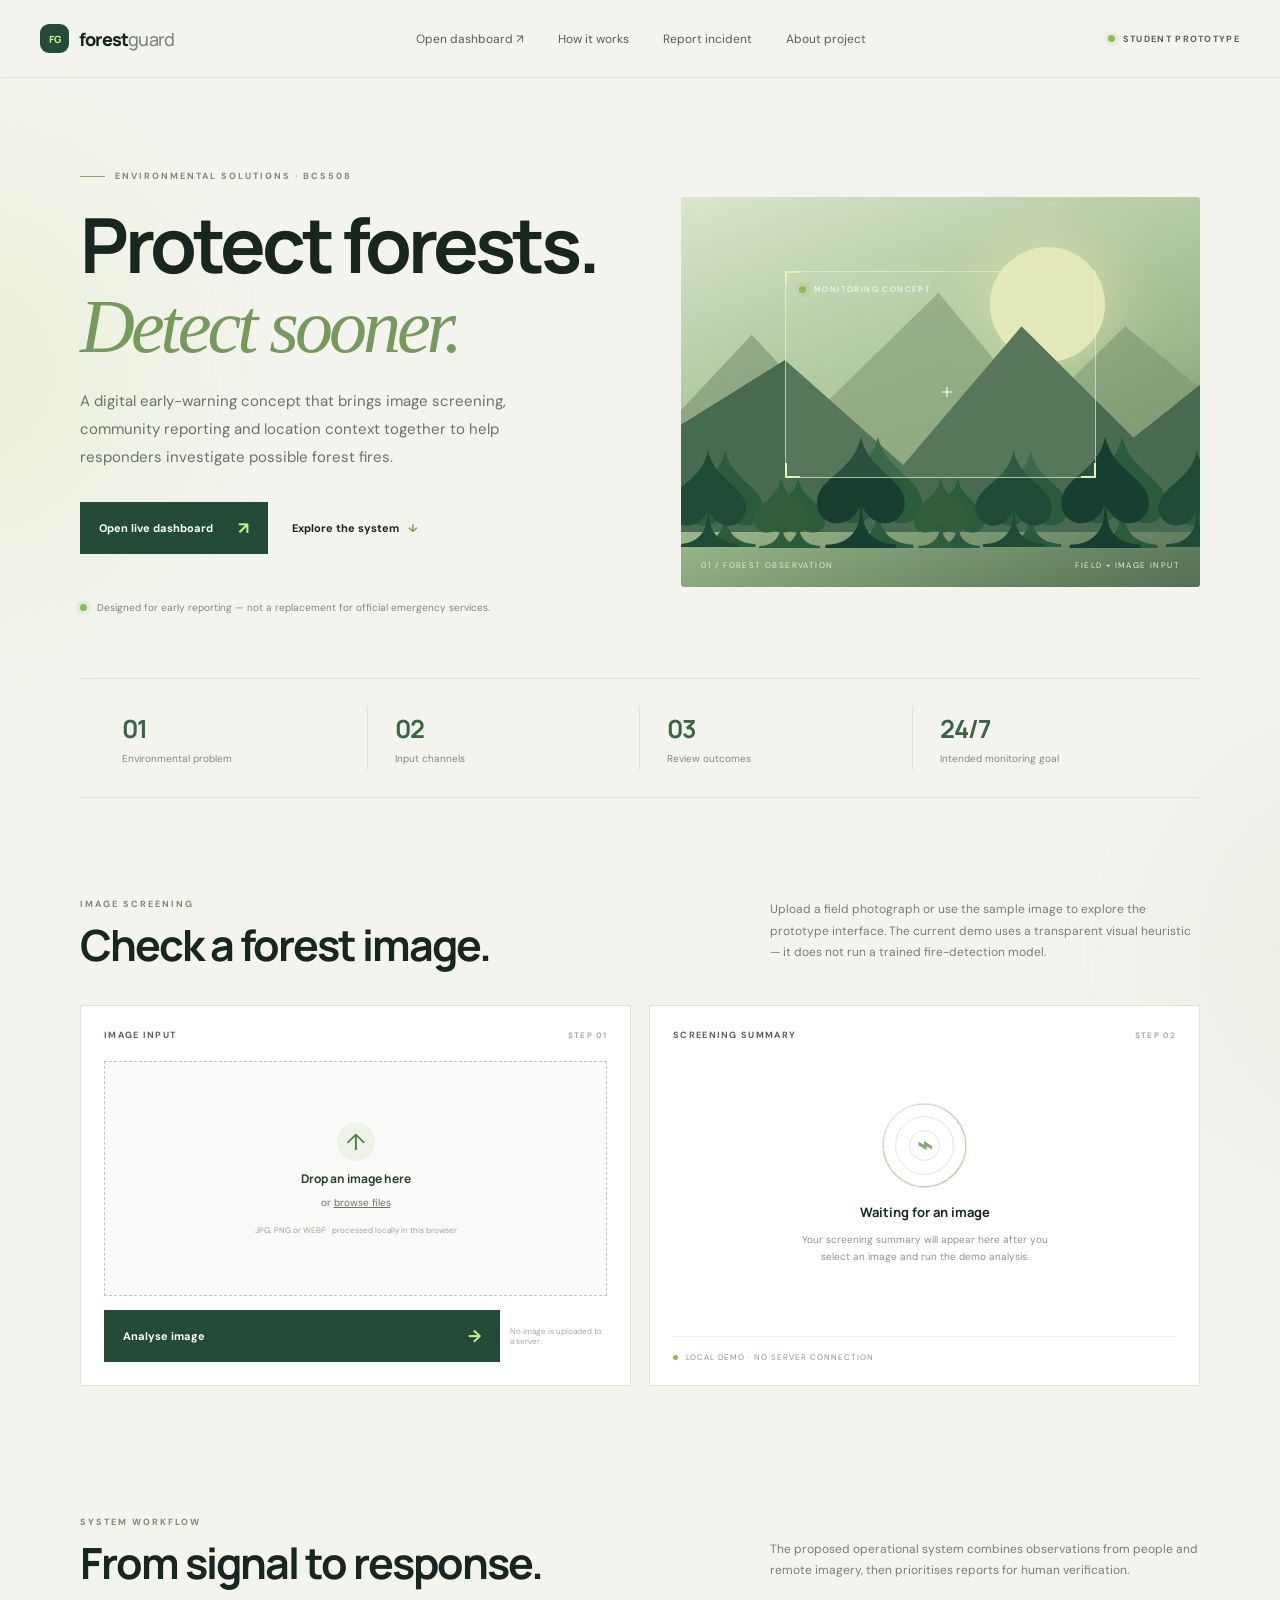
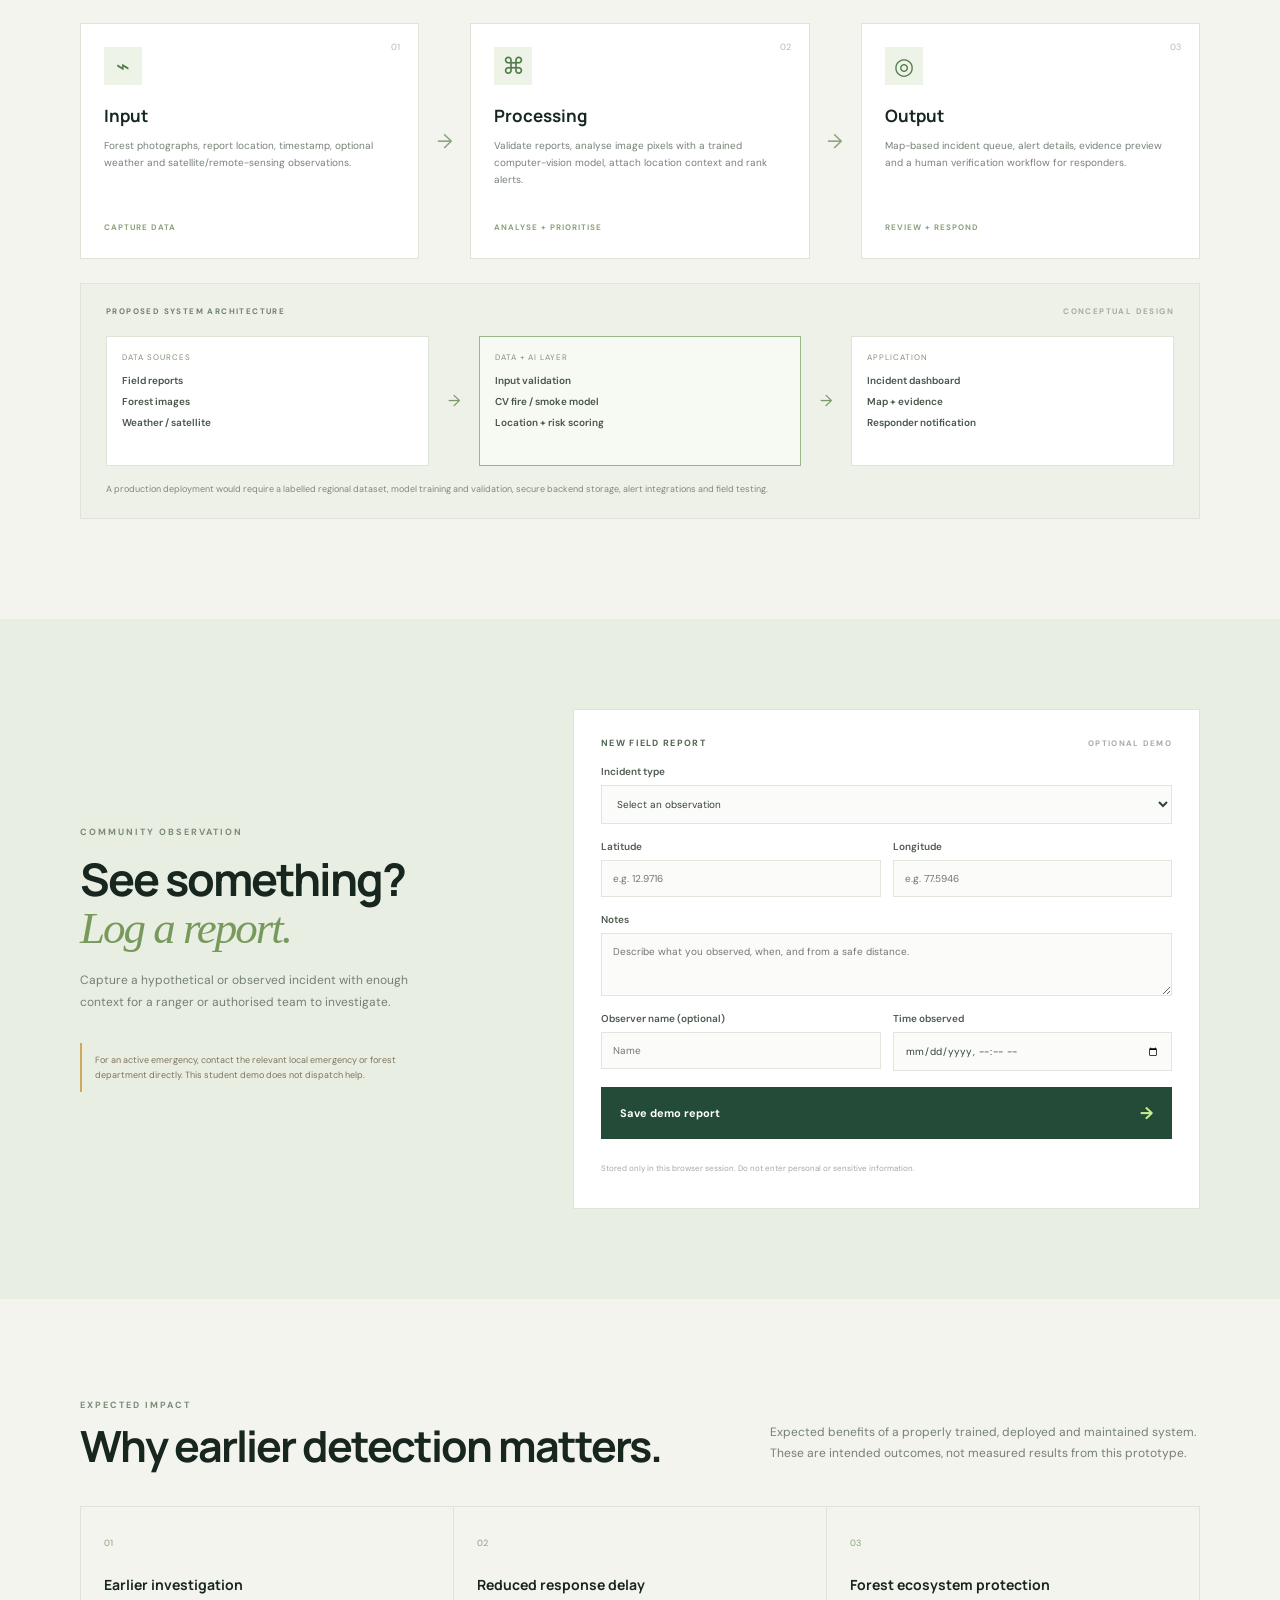
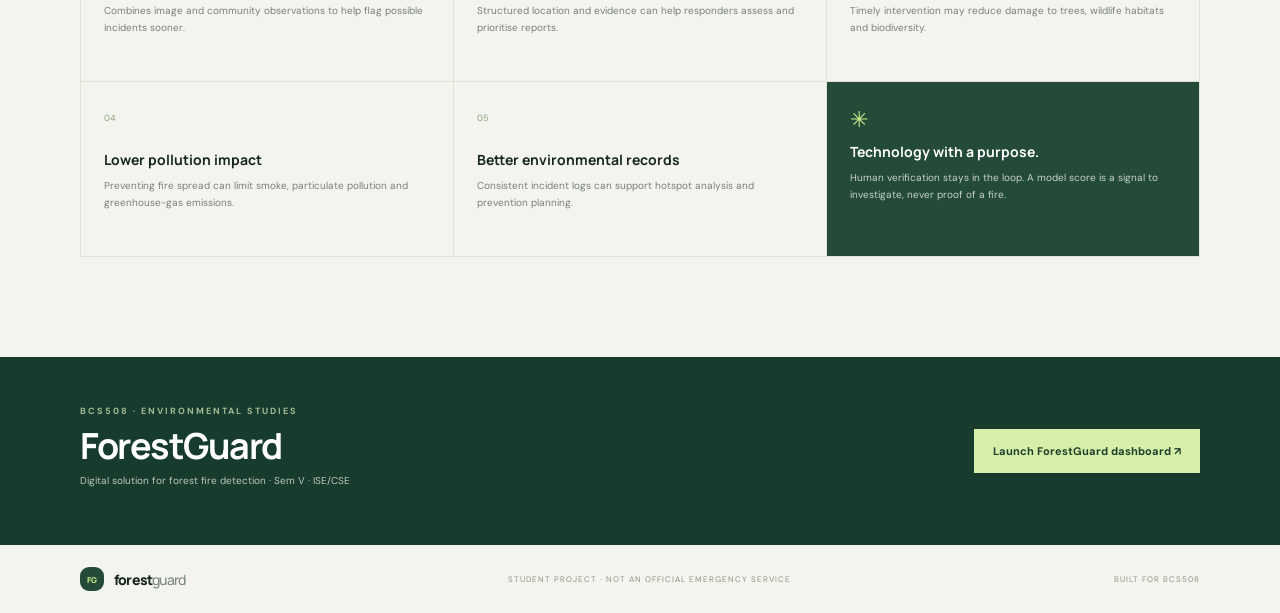
<file: index.html>
<!doctype html>
<html lang="en">
<head>
  <meta charset="utf-8">
  <meta name="viewport" content="width=device-width, initial-scale=1">
  <meta name="theme-color" content="#10251d">
  <meta name="description" content="ForestGuard — a student prototype for forest fire risk reporting and image screening.">
  <title>ForestGuard | Forest Fire Detection</title>
  <link rel="preconnect" href="https://fonts.googleapis.com">
  <link rel="preconnect" href="https://fonts.gstatic.com" crossorigin>
  <link href="https://fonts.googleapis.com/css2?family=DM+Sans:wght@400;500;600;700&family=Manrope:wght@400;500;600;700;800&display=swap" rel="stylesheet">
  <link rel="stylesheet" href="styles.css">
</head>
<body>
  <div class="ambient ambient-one"></div><div class="ambient ambient-two"></div>
  <header class="topbar">
    <a class="brand" href="#" aria-label="ForestGuard home"><span class="brand-mark">FG</span><span>forest<span class="brand-light">guard</span></span></a>
    <nav><a href="dashboard.html">Open dashboard ↗</a><a href="#how-it-works">How it works</a><a href="#report">Report incident</a><a href="#about">About project</a></nav>
    <span class="prototype-pill"><i></i> STUDENT PROTOTYPE</span>
  </header>

  <main>
    <section class="hero">
      <div class="hero-copy">
        <div class="eyebrow"><span class="eyebrow-line"></span> ENVIRONMENTAL SOLUTIONS · BCS508</div>
        <h1>Protect forests.<br><em>Detect sooner.</em></h1>
        <p class="hero-lede">A digital early-warning concept that brings image screening, community reporting and location context together to help responders investigate possible forest fires.</p>
        <div class="hero-actions"><a class="button button-primary" href="dashboard.html"><span>Open live dashboard</span><span>↗</span></a><a class="text-link" href="#how-it-works">Explore the system <span>↓</span></a></div>
        <div class="hero-note"><span class="pulse-dot"></span> Designed for early reporting — not a replacement for official emergency services.</div>
      </div>
      <div class="hero-art" aria-label="Illustration of a forest landscape">
        <div class="sun"></div><div class="mountain mountain-back"></div><div class="mountain mountain-front"></div>
        <div class="forest-layer"><span>♠</span><span>♠</span><span>♠</span><span>♠</span><span>♠</span><span>♠</span><span>♠</span></div>
        <div class="scan-frame"><div class="scan-corner tl"></div><div class="scan-corner tr"></div><div class="scan-corner bl"></div><div class="scan-corner br"></div><div class="scan-label"><span class="pulse-dot"></span> MONITORING CONCEPT</div><div class="scan-crosshair">+</div></div>
        <div class="art-caption"><span>01 / FOREST OBSERVATION</span><span>FIELD + IMAGE INPUT</span></div>
      </div>
    </section>

    <section class="stats" aria-label="Prototype capabilities">
      <div><span class="stat-number">01</span><span class="stat-label">Environmental problem</span></div>
      <div><span class="stat-number">02</span><span class="stat-label">Input channels</span></div>
      <div><span class="stat-number">03</span><span class="stat-label">Review outcomes</span></div>
      <div><span class="stat-number">24/7</span><span class="stat-label">Intended monitoring goal</span></div>
    </section>

    <section class="section screen-section" id="screen">
      <div class="section-heading">
        <div><div class="eyebrow">IMAGE SCREENING</div><h2>Check a forest image.</h2></div>
        <p>Upload a field photograph or use the sample image to explore the prototype interface. The current demo uses a transparent visual heuristic — it does not run a trained fire-detection model.</p>
      </div>
      <div class="screen-grid">
        <div class="upload-card">
          <div class="card-topline"><span>IMAGE INPUT</span><span class="step">STEP 01</span></div>
          <label class="dropzone" id="dropzone" for="imageInput">
            <input id="imageInput" type="file" accept="image/*">
            <div class="upload-icon">↑</div><strong>Drop an image here</strong><span>or <u>browse files</u></span><small>JPG, PNG or WEBP · processed locally in this browser</small>
          </label>
          <div class="preview-wrap hidden" id="previewWrap"><img id="preview" alt="Selected forest image preview"><button class="remove-image" id="removeImage" type="button" aria-label="Remove image">×</button><span class="preview-tag">IMAGE READY</span></div>
          <div class="upload-bottom"><button class="button button-primary full" id="analyseBtn" disabled>Analyse image <span>→</span></button><span class="microcopy">No image is uploaded to a server.</span></div>
        </div>
        <div class="result-card" aria-live="polite">
          <div class="card-topline"><span>SCREENING SUMMARY</span><span class="step">STEP 02</span></div>
          <div class="empty-state" id="emptyState"><div class="radar"><span></span><span></span><span></span><b>⌁</b></div><strong>Waiting for an image</strong><p>Your screening summary will appear here after you select an image and run the demo analysis.</p></div>
          <div class="analysis-result hidden" id="analysisResult">
            <div class="result-status"><span class="status-symbol" id="statusSymbol">!</span><div><small>DEMO SCREENING RESULT</small><h3 id="resultTitle">Review recommended</h3></div></div>
            <div class="confidence-row"><span>Visual colour indicator</span><strong id="confidenceText">—</strong></div><div class="meter"><span id="confidenceMeter"></span></div>
            <p class="result-explanation" id="resultExplanation"></p>
            <div class="result-disclaimer">Prototype heuristic only. This is not a validated AI prediction and must not be used to confirm or dismiss a real fire.</div>
            <button class="button button-outline full" id="resetAnalysis" type="button">Screen another image ↗</button>
          </div>
          <div class="card-footer"><span class="tiny-dot"></span> LOCAL DEMO · NO SERVER CONNECTION</div>
        </div>
      </div>
    </section>

    <section class="section how-section" id="how-it-works">
      <div class="section-heading">
        <div><div class="eyebrow">SYSTEM WORKFLOW</div><h2>From signal to response.</h2></div>
        <p>The proposed operational system combines observations from people and remote imagery, then prioritises reports for human verification.</p>
      </div>
      <div class="workflow">
        <article class="workflow-step"><div class="workflow-index">01</div><div class="workflow-icon">⌁</div><h3>Input</h3><p>Forest photographs, report location, timestamp, optional weather and satellite/remote-sensing observations.</p><span>CAPTURE DATA</span></article>
        <div class="workflow-arrow">→</div>
        <article class="workflow-step"><div class="workflow-index">02</div><div class="workflow-icon">⌘</div><h3>Processing</h3><p>Validate reports, analyse image pixels with a trained computer-vision model, attach location context and rank alerts.</p><span>ANALYSE + PRIORITISE</span></article>
        <div class="workflow-arrow">→</div>
        <article class="workflow-step"><div class="workflow-index">03</div><div class="workflow-icon">◎</div><h3>Output</h3><p>Map-based incident queue, alert details, evidence preview and a human verification workflow for responders.</p><span>REVIEW + RESPOND</span></article>
      </div>
      <div class="architecture">
        <div class="architecture-head"><span>PROPOSED SYSTEM ARCHITECTURE</span><span>CONCEPTUAL DESIGN</span></div>
        <div class="arch-flow">
          <div class="arch-node"><small>DATA SOURCES</small><b>Field reports</b><b>Forest images</b><b>Weather / satellite</b></div><div class="arch-connector">→</div>
          <div class="arch-node highlight"><small>DATA + AI LAYER</small><b>Input validation</b><b>CV fire / smoke model</b><b>Location + risk scoring</b></div><div class="arch-connector">→</div>
          <div class="arch-node"><small>APPLICATION</small><b>Incident dashboard</b><b>Map + evidence</b><b>Responder notification</b></div>
        </div>
        <p class="architecture-note">A production deployment would require a labelled regional dataset, model training and validation, secure backend storage, alert integrations and field testing.</p>
      </div>
    </section>

    <section class="section report-section" id="report">
      <div class="report-intro"><div class="eyebrow">COMMUNITY OBSERVATION</div><h2>See something?<br><em>Log a report.</em></h2><p>Capture a hypothetical or observed incident with enough context for a ranger or authorised team to investigate.</p><div class="report-safety">For an active emergency, contact the relevant local emergency or forest department directly. This student demo does not dispatch help.</div></div>
      <form class="report-form" id="reportForm">
        <div class="card-topline"><span>NEW FIELD REPORT</span><span class="step">OPTIONAL DEMO</span></div>
        <label>Incident type<select id="incidentType" required><option value="">Select an observation</option><option>Visible smoke</option><option>Visible flame</option><option>Burning vegetation</option><option>Strong burning smell</option><option>Other suspicious activity</option></select></label>
        <div class="form-row"><label>Latitude<input id="latitude" type="number" step="any" placeholder="e.g. 12.9716"></label><label>Longitude<input id="longitude" type="number" step="any" placeholder="e.g. 77.5946"></label></div>
        <label>Notes<textarea id="notes" rows="3" placeholder="Describe what you observed, when, and from a safe distance."></textarea></label>
        <div class="form-row"><label>Observer name (optional)<input id="observer" placeholder="Name"></label><label>Time observed<input id="observedAt" type="datetime-local"></label></div>
        <button class="button button-primary full" type="submit">Save demo report <span>→</span></button>
        <p class="form-hint">Stored only in this browser session. Do not enter personal or sensitive information.</p>
        <div class="report-success hidden" id="reportSuccess" role="status">✓ Demo report recorded locally. No authority has been notified.</div>
      </form>
    </section>

    <section class="section benefits-section" id="about">
      <div class="section-heading"><div><div class="eyebrow">EXPECTED IMPACT</div><h2>Why earlier detection matters.</h2></div><p>Expected benefits of a properly trained, deployed and maintained system. These are intended outcomes, not measured results from this prototype.</p></div>
      <div class="benefits-grid">
        <article><span>01</span><h3>Earlier investigation</h3><p>Combines image and community observations to help flag possible incidents sooner.</p></article>
        <article><span>02</span><h3>Reduced response delay</h3><p>Structured location and evidence can help responders assess and prioritise reports.</p></article>
        <article><span>03</span><h3>Forest ecosystem protection</h3><p>Timely intervention may reduce damage to trees, wildlife habitats and biodiversity.</p></article>
        <article><span>04</span><h3>Lower pollution impact</h3><p>Preventing fire spread can limit smoke, particulate pollution and greenhouse-gas emissions.</p></article>
        <article><span>05</span><h3>Better environmental records</h3><p>Consistent incident logs can support hotspot analysis and prevention planning.</p></article>
        <article class="benefit-callout"><div class="leaf-mark">✳</div><h3>Technology with a purpose.</h3><p>Human verification stays in the loop. A model score is a signal to investigate, never proof of a fire.</p></article>
      </div>
    </section>
    <section class="submission">
      <div><div class="eyebrow">BCS508 · ENVIRONMENTAL STUDIES</div><h2>ForestGuard</h2><p>Digital solution for forest fire detection · Sem V · ISE/CSE</p></div>
      <a class="button button-light" href="dashboard.html">Launch ForestGuard dashboard ↗</a>
    </section>
  </main>
  <footer><a class="brand" href="#"><span class="brand-mark">FG</span><span>forest<span class="brand-light">guard</span></span></a><span>STUDENT PROJECT · NOT AN OFFICIAL EMERGENCY SERVICE</span><span>BUILT FOR BCS508</span></footer>
  <script src="app.js"></script>
</body>
</html>
</file>
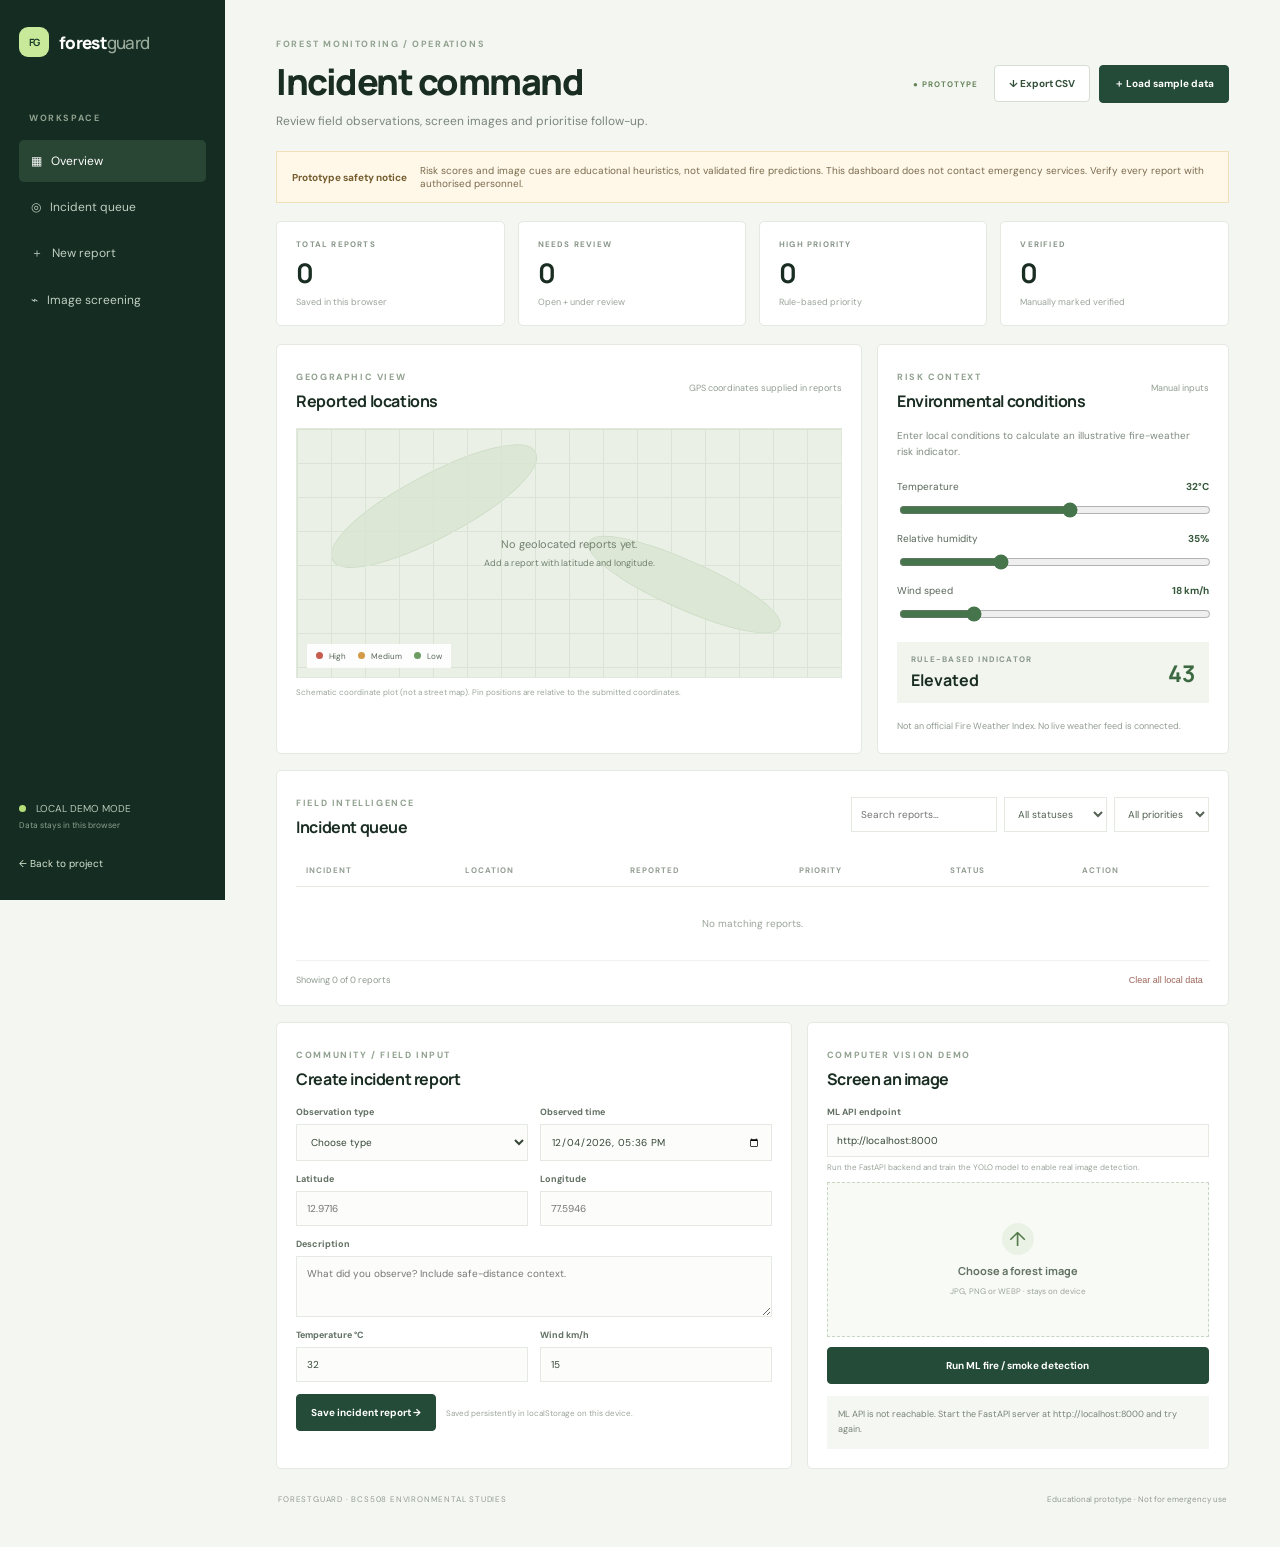
<file: dashboard.html>
<!doctype html>
<html lang="en"><head><meta charset="utf-8"><meta name="viewport" content="width=device-width,initial-scale=1"><meta name="theme-color" content="#142c21"><title>ForestGuard | Operations Dashboard</title><link rel="stylesheet" href="dashboard.css"></head>
<body>
<aside class="sidebar"><a class="brand" href="index.html"><b>FG</b><span>forest<strong>guard</strong></span></a><div class="side-label">WORKSPACE</div><a class="side-link active" href="#overview">▦ &nbsp; Overview</a><a class="side-link" href="#incidents">◎ &nbsp; Incident queue</a><a class="side-link" href="#new-report">＋ &nbsp; New report</a><a class="side-link" href="#screening">⌁ &nbsp; Image screening</a><div class="side-bottom"><span class="live-dot"></span> LOCAL DEMO MODE<br><small>Data stays in this browser</small><a href="index.html">← Back to project</a></div></aside>
<main class="main" id="overview">
<header class="header"><div><div class="eyebrow">FOREST MONITORING / OPERATIONS</div><h1>Incident command</h1><p>Review field observations, screen images and prioritise follow-up.</p></div><div class="header-actions"><span class="mode">● PROTOTYPE</span><button class="btn ghost" id="exportBtn">↓ Export CSV</button><button class="btn primary" id="sampleBtn">＋ Load sample data</button></div></header>
<div class="notice"><b>Prototype safety notice</b><span>Risk scores and image cues are educational heuristics, not validated fire predictions. This dashboard does not contact emergency services. Verify every report with authorised personnel.</span></div>
<section class="metrics"><article><span>TOTAL REPORTS</span><strong id="totalCount">0</strong><small>Saved in this browser</small></article><article><span>NEEDS REVIEW</span><strong id="reviewCount">0</strong><small>Open + under review</small></article><article><span>HIGH PRIORITY</span><strong id="highCount">0</strong><small>Rule-based priority</small></article><article><span>VERIFIED</span><strong id="verifiedCount">0</strong><small>Manually marked verified</small></article></section>
<section class="content-grid">
<div class="panel map-panel"><div class="panel-head"><div><span class="eyebrow">GEOGRAPHIC VIEW</span><h2>Reported locations</h2></div><span class="subtle">GPS coordinates supplied in reports</span></div><div class="map" id="map"><div class="map-grid"></div><div class="map-empty" id="mapEmpty">No geolocated reports yet.<br><small>Add a report with latitude and longitude.</small></div><div class="map-pins" id="mapPins"></div><div class="map-legend"><span><i class="pin red"></i> High</span><span><i class="pin amber"></i> Medium</span><span><i class="pin green"></i> Low</span></div></div><p class="map-foot">Schematic coordinate plot (not a street map). Pin positions are relative to the submitted coordinates.</p></div>
<div class="panel priority-panel"><div class="panel-head"><div><span class="eyebrow">RISK CONTEXT</span><h2>Environmental conditions</h2></div><span class="subtle">Manual inputs</span></div><p class="panel-copy">Enter local conditions to calculate an illustrative fire-weather risk indicator.</p>
<label>Temperature <output id="tempOut">32°C</output><input id="temperature" type="range" min="10" max="50" value="32"></label>
<label>Relative humidity <output id="humidityOut">35%</output><input id="humidity" type="range" min="5" max="100" value="35"></label>
<label>Wind speed <output id="windOut">18 km/h</output><input id="wind" type="range" min="0" max="80" value="18"></label>
<div class="risk-result"><div><span>RULE-BASED INDICATOR</span><strong id="weatherRisk">Elevated</strong></div><b id="weatherScore">54</b></div><small class="subtle">Not an official Fire Weather Index. No live weather feed is connected.</small></div>
</section>
<section class="panel table-panel" id="incidents"><div class="panel-head"><div><span class="eyebrow">FIELD INTELLIGENCE</span><h2>Incident queue</h2></div><div class="filters"><input id="searchInput" placeholder="Search reports…"><select id="statusFilter"><option value="all">All statuses</option><option>Open</option><option>Under review</option><option>Verified</option><option>False alarm</option></select><select id="priorityFilter"><option value="all">All priorities</option><option>High</option><option>Medium</option><option>Low</option></select></div></div><div class="table-wrap"><table><thead><tr><th>INCIDENT</th><th>LOCATION</th><th>REPORTED</th><th>PRIORITY</th><th>STATUS</th><th>ACTION</th></tr></thead><tbody id="incidentRows"><tr><td colspan="6" class="empty-row">No reports yet. Create a report or load sample data.</td></tr></tbody></table></div><div class="table-foot"><span id="showingCount">Showing 0 reports</span><button class="link-btn" id="clearBtn">Clear all local data</button></div></section>
<section class="bottom-grid">
<div class="panel" id="new-report"><div class="panel-head"><div><span class="eyebrow">COMMUNITY / FIELD INPUT</span><h2>Create incident report</h2></div></div><form id="reportForm" class="form-grid"><label>Observation type<select id="type" required><option value="">Choose type</option><option>Visible smoke</option><option>Visible flame</option><option>Burning vegetation</option><option>Strong burning smell</option><option>Other suspicious activity</option></select></label><label>Observed time<input id="time" type="datetime-local" required></label><label>Latitude<input id="lat" type="number" min="-90" max="90" step="any" placeholder="12.9716"></label><label>Longitude<input id="lon" type="number" min="-180" max="180" step="any" placeholder="77.5946"></label><label class="wide">Description<textarea id="description" rows="3" placeholder="What did you observe? Include safe-distance context."></textarea></label><label>Temperature °C<input id="reportTemp" type="number" min="-20" max="60" value="32"></label><label>Wind km/h<input id="reportWind" type="number" min="0" max="200" value="15"></label><div class="wide"><button class="btn primary" type="submit">Save incident report →</button><span class="inline-hint">Saved persistently in localStorage on this device.</span></div></form></div>
<div class="panel" id="screening"><div class="panel-head"><div><span class="eyebrow">COMPUTER VISION DEMO</span><h2>Screen an image</h2></div></div><label class="api-label">ML API endpoint<input id="apiUrl" type="url" value="http://localhost:8000" placeholder="https://your-api.example.com"></label><div class="api-help">Run the FastAPI backend and train the YOLO model to enable real image detection.</div><div class="image-drop" id="imageDrop"><input type="file" id="imageFile" accept="image/*"><div class="upload-glyph">↑</div><b>Choose a forest image</b><span>JPG, PNG or WEBP · stays on device</span></div><img id="imagePreview" class="image-preview hidden" alt="Selected image preview"><button class="btn primary full" id="screenBtn" disabled>Run ML fire / smoke detection</button><div id="imageResult" class="image-result">Select an image to begin. The demo checks pixel colours only; it is not a trained AI model.</div></div>
</section>
<footer>FORESTGUARD · BCS508 ENVIRONMENTAL STUDIES <span>Educational prototype · Not for emergency use</span></footer>
</main><script src="dashboard.js"></script></body></html>
</file>
<file: styles.css>
:root{--bg:#f3f4ed;--ink:#17271f;--muted:#68736a;--green:#234b38;--lime:#c9ed8a;--line:#dfe3d8;--white:#fff;--serif:Georgia,'Times New Roman',serif}*{box-sizing:border-box}html{scroll-behavior:smooth}body{margin:0;background:var(--bg);color:var(--ink);font-family:'DM Sans',sans-serif;overflow-x:hidden}.ambient{position:absolute;border-radius:50%;filter:blur(80px);opacity:.24;pointer-events:none}.ambient-one{width:380px;height:380px;background:#cfe5a8;top:180px;left:-230px}.ambient-two{width:400px;height:400px;background:#d6ddd0;top:750px;right:-300px}a{color:inherit;text-decoration:none}.topbar{height:78px;max-width:1280px;margin:auto;padding:0 40px;display:flex;align-items:center;justify-content:space-between;border-bottom:1px solid var(--line);position:relative;z-index:2}.brand{display:flex;align-items:center;gap:10px;font-family:Manrope,sans-serif;font-size:18px;font-weight:800;letter-spacing:-.8px}.brand-mark{width:29px;height:29px;border-radius:9px;background:var(--green);color:var(--lime);font-size:10px;display:grid;place-items:center;letter-spacing:0}.brand-light{font-weight:500;color:#7d887e}.topbar nav{display:flex;gap:34px;font-size:12px;color:#536057}.topbar nav a:hover,.text-link:hover{color:#679346}.prototype-pill{font-size:9px;letter-spacing:1.3px;font-weight:700;color:#526451;display:flex;align-items:center;gap:8px}.prototype-pill i,.pulse-dot,.tiny-dot{width:7px;height:7px;background:#8dbb5c;border-radius:50%;display:inline-block;box-shadow:0 0 0 4px #8dbb5c22}.hero{max-width:1200px;margin:0 auto;padding:92px 40px 64px;display:grid;grid-template-columns:1fr .95fr;gap:55px;align-items:center;position:relative}.eyebrow{font-size:9px;letter-spacing:2px;font-weight:700;color:#7a8b78;display:flex;align-items:center;gap:10px}.eyebrow-line{height:1px;width:25px;background:#83a76c}.hero h1,.section h2,.report-intro h2,.submission h2{font-family:Manrope,sans-serif;font-size:clamp(46px,6vw,76px);line-height:1.04;letter-spacing:-4px;margin:23px 0 22px;font-weight:700}.hero h1 em,.report-intro h2 em{font-family:var(--serif);font-weight:400;color:#78995c}.hero-lede{font-size:15px;line-height:1.85;color:#68736a;max-width:480px}.hero-actions{display:flex;align-items:center;gap:24px;margin-top:31px}.button{border:0;display:inline-flex;align-items:center;justify-content:space-between;gap:25px;padding:15px 19px;font:700 11px 'DM Sans';cursor:pointer;transition:transform .2s,background .2s}.button:hover{transform:translateY(-2px)}.button-primary{background:var(--green);color:white}.button-primary:hover{background:#326246}.button-primary span:last-child{font-size:17px;color:var(--lime)}.text-link{font-size:11px;font-weight:700}.text-link span{color:#7b9b5a;margin-left:6px}.hero-note{font-size:10px;color:#7d897f;margin-top:47px;display:flex;gap:10px;align-items:center}.hero-art{height:390px;background:linear-gradient(160deg,#dae6cb,#9bb78b 58%,#536f52);position:relative;overflow:hidden;border-radius:3px}.sun{position:absolute;width:115px;height:115px;border-radius:100%;background:#e4e7b7;top:50px;right:95px;box-shadow:0 0 75px #f3efb0aa}.mountain{position:absolute;bottom:95px;width:120%;height:210px;clip-path:polygon(0 82%,18% 25%,29% 60%,48% 5%,64% 62%,78% 21%,100% 75%,100% 100%,0 100%)}.mountain-back{background:#809a76;left:-8%;opacity:.7}.mountain-front{background:#486a50;left:-4%;bottom:55px;clip-path:polygon(0 55%,20% 18%,39% 68%,58% 2%,76% 55%,90% 22%,100% 48%,100% 100%,0 100%)}.forest-layer{position:absolute;bottom:38px;left:-3%;right:-3%;height:185px;display:flex;align-items:end;justify-content:space-around;color:#1e4a36;font-size:160px;line-height:.7;text-shadow:17px 0 0 #2b5a3d}.forest-layer span:nth-child(2n){font-size:115px;color:#315d3d}.forest-layer span:nth-child(3n){font-size:185px;color:#173e2f}.scan-frame{position:absolute;left:20%;top:19%;width:60%;height:53%;border:1px solid #e7f1c6aa;background:#d9e8c51a}.scan-corner{position:absolute;width:15px;height:15px;border-color:#e3f0ba;border-style:solid}.tl{top:-1px;left:-1px;border-width:2px 0 0 2px}.tr{top:-1px;right:-1px;border-width:2px 2px 0 0}.bl{bottom:-1px;left:-1px;border-width:0 0 2px 2px}.br{bottom:-1px;right:-1px;border-width:0 2px 2px 0}.scan-label{position:absolute;top:12px;left:13px;font-size:8px;letter-spacing:1.4px;color:white;display:flex;gap:8px;align-items:center}.scan-crosshair{position:absolute;left:50%;top:50%;color:#fff;font-size:24px;font-weight:200}.art-caption{position:absolute;bottom:17px;left:20px;right:20px;display:flex;justify-content:space-between;font-size:8px;letter-spacing:1.4px;color:#e2ead8}.stats{max-width:1120px;margin:0 auto;padding:27px 15px;border-top:1px solid var(--line);border-bottom:1px solid var(--line);display:grid;grid-template-columns:repeat(4,1fr)}.stats>div{padding:5px 27px;border-right:1px solid var(--line);display:flex;flex-direction:column;gap:6px}.stats>div:last-child{border:0}.stat-number{font:700 25px Manrope;color:#3c6545;letter-spacing:-1px}.stat-label{font-size:10px;color:#818b80}.section{max-width:1120px;margin:0 auto;padding:100px 0;position:relative}.section-heading{display:flex;justify-content:space-between;align-items:end;margin-bottom:37px;gap:40px}.section h2,.report-intro h2{font-size:43px;letter-spacing:-2px;margin:13px 0 0}.section-heading>p{max-width:430px;font-size:12px;line-height:1.8;color:#758075;margin:0 0 4px}.screen-grid{display:grid;grid-template-columns:1fr 1fr;gap:18px}.upload-card,.result-card,.report-form{background:#fff;border:1px solid var(--line);padding:23px;min-height:370px}.card-topline{display:flex;justify-content:space-between;align-items:center;font-size:9px;letter-spacing:1.3px;font-weight:700;color:#536452}.step{color:#a4ada2;font-size:8px}.dropzone{height:235px;margin-top:20px;border:1px dashed #bdc9b7;background:#fafbf8;display:flex;flex-direction:column;align-items:center;justify-content:center;gap:9px;cursor:pointer;text-align:center;color:#68736a;transition:.2s}.dropzone:hover,.dropzone.dragover{border-color:#7ca35c;background:#f3f8ed}.dropzone input{display:none}.upload-icon{width:38px;height:38px;display:grid;place-items:center;border-radius:50%;background:#edf3e7;color:#52794a;font-size:23px}.dropzone strong{font:700 12px Manrope;color:#2b3d30}.dropzone span{font-size:10px}.dropzone small{font-size:8px;color:#9aa397;margin-top:7px}.upload-bottom{margin-top:14px;display:flex;justify-content:space-between;align-items:center;gap:10px}.full{width:100%}.microcopy,.form-hint{font-size:8px;color:#a1aaa0}.preview-wrap{position:relative;height:235px;margin-top:20px;background:#f2f4ed;overflow:hidden}.preview-wrap img{height:100%;width:100%;object-fit:cover}.preview-tag{position:absolute;left:12px;bottom:12px;background:#173e2f;color:white;font-size:8px;letter-spacing:1px;padding:7px 9px}.remove-image{position:absolute;right:10px;top:10px;border:0;border-radius:50%;width:27px;height:27px;background:#fff;color:#253c2c;font-size:18px;cursor:pointer}.hidden{display:none!important}.result-card{display:flex;flex-direction:column}.empty-state{flex:1;display:flex;flex-direction:column;align-items:center;justify-content:center;text-align:center;padding:20px}.empty-state strong{font:700 13px Manrope;margin-top:15px}.empty-state p{max-width:260px;font-size:10px;line-height:1.7;color:#8a9589}.radar{width:85px;height:85px;border:1px solid #dce6d4;border-radius:50%;display:grid;place-items:center;position:relative;color:#8ba879;font-size:26px}.radar:before,.radar:after{content:"";position:absolute;inset:12px;border:1px solid #e0e9d9;border-radius:50%}.radar:after{inset:26px}.radar span{position:absolute;inset:0;border-top:1px solid #b0c89d;border-radius:50%;transform:rotate(50deg)}.radar span:nth-child(2){transform:rotate(145deg)}.radar span:nth-child(3){transform:rotate(235deg)}.card-footer{margin-top:auto;padding-top:15px;border-top:1px solid #edf0e9;font-size:8px;letter-spacing:1px;color:#89958a;display:flex;gap:8px;align-items:center}.tiny-dot{width:5px;height:5px;box-shadow:none}.analysis-result{padding:30px 4px 12px}.result-status{display:flex;align-items:center;gap:13px}.status-symbol{width:38px;height:38px;display:grid;place-items:center;border-radius:50%;background:#f8ecd9;color:#aa7734;font-size:19px}.result-status small{font-size:8px;color:#879286;letter-spacing:1px}.result-status h3{font:700 20px Manrope;margin:3px 0}.confidence-row{display:flex;justify-content:space-between;margin-top:33px;font-size:10px;color:#68736a}.confidence-row strong{color:#345b3c}.meter{height:5px;background:#edf0e8;margin-top:10px}.meter span{height:100%;display:block;width:0;background:#8dbb5c;transition:width .5s}.result-explanation{font-size:11px;line-height:1.75;color:#667267;margin:17px 0}.result-disclaimer{background:#f7f5eb;border-left:2px solid #d6b16e;padding:10px;font-size:9px;line-height:1.6;color:#7d725d;margin:13px 0 17px}.button-outline{border:1px solid #cbd5c5;background:transparent;color:#34513b}.how-section{padding-top:30px}.workflow{display:grid;grid-template-columns:1fr 25px 1fr 25px 1fr;align-items:center;gap:13px}.workflow-step{background:#fff;border:1px solid var(--line);padding:23px;min-height:220px;position:relative}.workflow-index{position:absolute;right:18px;top:17px;font-size:9px;color:#b3bcb0}.workflow-icon{width:38px;height:38px;background:#edf3e7;color:#547b4e;display:grid;place-items:center;font-size:23px;margin-bottom:19px}.workflow-step h3{font:700 17px Manrope;margin:0 0 9px}.workflow-step p{font-size:10px;color:#778177;line-height:1.7;min-height:67px}.workflow-step>span{font-size:8px;letter-spacing:1px;color:#8ca17e;font-weight:700}.workflow-arrow{text-align:center;color:#8aa27e;font-size:20px}.architecture{margin-top:24px;border:1px solid var(--line);padding:22px 25px;background:#eef1e8}.architecture-head{display:flex;justify-content:space-between;font-size:8px;letter-spacing:1.4px;color:#71816d;font-weight:700}.architecture-head span:last-child{color:#a4ada0}.arch-flow{display:grid;grid-template-columns:1fr 32px 1fr 32px 1fr;align-items:center;margin-top:20px;gap:9px}.arch-node{background:#fff;border:1px solid #dce3d7;padding:15px;display:flex;flex-direction:column;gap:8px;min-height:130px}.arch-node.highlight{border-color:#9ab78a;background:#f7faF3}.arch-node small{font-size:8px;letter-spacing:1px;color:#80927a;margin-bottom:4px}.arch-node b{font-size:10px;font-weight:600;color:#475449}.arch-connector{text-align:center;color:#7a986b}.architecture-note{font-size:9px;color:#7f897c;line-height:1.6;margin:16px 0 0}.report-section{max-width:none;background:#e9eee2;padding:90px max(calc((100% - 1120px)/2),40px);display:grid;grid-template-columns:.8fr 1.2fr;gap:75px;align-items:center}.report-intro h2{font-size:45px;margin:18px 0}.report-intro>p{font-size:12px;line-height:1.8;color:#728072;max-width:330px}.report-safety{border-left:2px solid #d1a85e;padding:10px 13px;margin-top:30px;font-size:9px;line-height:1.6;color:#7f745d;max-width:350px}.report-form{padding:27px;display:flex;flex-direction:column;gap:16px}.report-form label{display:flex;flex-direction:column;gap:7px;font-size:10px;font-weight:600;color:#4f5c50}.report-form input,.report-form select,.report-form textarea{width:100%;border:1px solid #e1e6dd;background:#fbfcf9;padding:11px;font:10px 'DM Sans';color:#344337;border-radius:0;outline:none}.report-form input:focus,.report-form select:focus,.report-form textarea:focus{border-color:#88a878}.form-row{display:grid;grid-template-columns:1fr 1fr;gap:12px}.report-success{background:#edf5e7;color:#476c3e;padding:12px;font-size:10px}.benefits-grid{display:grid;grid-template-columns:repeat(3,1fr);border-top:1px solid var(--line);border-left:1px solid var(--line)}.benefits-grid article{min-height:175px;padding:23px;border-right:1px solid var(--line);border-bottom:1px solid var(--line)}.benefits-grid article>span{font-size:9px;color:#8ca27e}.benefits-grid h3{font:700 14px Manrope;margin:24px 0 8px}.benefits-grid p{font-size:10px;line-height:1.7;color:#778177;margin:0}.benefit-callout{background:#234b38;color:#fff}.benefit-callout .leaf-mark{color:#c9ed8a;font-size:22px}.benefit-callout h3{margin-top:8px}.benefit-callout p{color:#c8d4c8}.submission{background:#173b2d;color:#fff;padding:48px max(calc((100% - 1120px)/2),40px);display:flex;justify-content:space-between;align-items:center;gap:25px}.submission .eyebrow{color:#a5bc98}.submission h2{font-size:36px;letter-spacing:-1.5px;margin:10px 0}.submission p{font-size:10px;color:#bdcbbc}.button-light{background:#d5efaa;color:#203f2b}.button-light:hover{background:#e2f5c6}footer{max-width:1200px;margin:auto;padding:22px 40px;display:flex;justify-content:space-between;align-items:center}footer>span{font-size:8px;letter-spacing:1px;color:#8b9588}footer .brand{font-size:14px}footer .brand-mark{width:24px;height:24px;font-size:8px}@media(max-width:900px){.section{padding-left:25px;padding-right:25px}.hero{padding:70px 25px 50px;gap:25px}.hero-art{height:340px}.report-section{padding:70px 25px;gap:30px}.topbar{padding:0 25px}.topbar nav{gap:17px}.prototype-pill{display:none}}@media(max-width:650px){.topbar{height:65px}.topbar nav{display:none}.hero{grid-template-columns:1fr;padding-top:58px}.hero h1{font-size:57px}.hero-art{height:280px}.stats{grid-template-columns:1fr 1fr;margin:0 20px}.stats>div{padding:13px 15px;border-bottom:1px solid var(--line)}.stats>div:nth-child(2){border-right:0}.section-heading{display:block}.section-heading>p{margin-top:17px}.section h2{font-size:35px}.screen-grid{grid-template-columns:1fr}.workflow{grid-template-columns:1fr;gap:10px}.workflow-arrow{transform:rotate(90deg)}.workflow-step{min-height:unset}.workflow-step p{min-height:unset}.arch-flow{grid-template-columns:1fr}.arch-connector{transform:rotate(90deg)}.report-section{grid-template-columns:1fr;padding:65px 20px}.benefits-grid{grid-template-columns:1fr 1fr}.benefits-grid article{padding:17px;min-height:170px}.submission{padding:38px 22px;display:block}.submission .button{margin-top:20px}footer{padding:20px;gap:12px;flex-wrap:wrap}footer>span{font-size:7px}.form-row{grid-template-columns:1fr}.hero-note{margin-top:30px}.section{padding-top:65px;padding-bottom:65px}}
</file>
<file: dashboard.css>
@import url('https://fonts.googleapis.com/css2?family=DM+Sans:wght@400;500;600;700&family=Manrope:wght@500;600;700;800&display=swap');:root{--ink:#1a2d22;--green:#244b37;--lime:#c9e99a;--muted:#7a867b;--line:#e4e9e1;--bg:#f4f6f1}*{box-sizing:border-box}body{margin:0;background:var(--bg);color:var(--ink);font-family:'DM Sans',sans-serif}.sidebar{position:fixed;inset:0 auto 0 0;width:225px;background:#142c21;color:#fff;padding:27px 19px;display:flex;flex-direction:column;z-index:5}.brand{display:flex;gap:10px;align-items:center;text-decoration:none;color:#fff;font:800 17px Manrope;letter-spacing:-.7px;margin:0 0 55px}.brand b{width:30px;height:30px;background:#c9e99a;color:#193c29;border-radius:9px;display:grid;place-items:center;font-size:10px}.brand strong{font-weight:500;color:#9aab9c}.side-label,.eyebrow{font-size:9px;letter-spacing:1.6px;font-weight:700;color:#91a18f}.side-label{margin:0 0 14px 10px}.side-link{padding:13px 12px;color:#c1cec2;text-decoration:none;font-size:12px;border-radius:5px;margin:2px 0}.side-link.active,.side-link:hover{background:#294635;color:#fff}.side-bottom{margin-top:auto;font-size:10px;color:#b8c8b8;line-height:1.9}.side-bottom small{display:block;color:#8da08f}.side-bottom a{display:block;color:#d8e7d4;margin-top:20px;text-decoration:none}.live-dot{display:inline-block;width:7px;height:7px;background:#b5df78;border-radius:50%;margin-right:7px}.main{margin-left:225px;padding:38px clamp(22px,4vw,60px);max-width:1700px}.header{display:flex;justify-content:space-between;align-items:center;gap:20px;margin-bottom:22px}.header h1{font:800 clamp(26px,3vw,36px) Manrope;letter-spacing:-1.5px;margin:7px 0}.header p{margin:0;color:var(--muted);font-size:12px}.header-actions{display:flex;align-items:center;gap:9px}.mode{font-size:8px;letter-spacing:1px;color:#67845b;font-weight:700;margin-right:7px}.btn{border:1px solid #d5ded2;background:white;color:#34503a;padding:11px 14px;font:700 10px 'DM Sans';cursor:pointer;border-radius:4px}.btn.primary{background:var(--green);border-color:var(--green);color:#fff}.btn:hover{filter:brightness(1.08)}.notice{background:#fff8e9;border:1px solid #f0dfb8;padding:12px 15px;display:flex;gap:13px;align-items:center;font-size:10px;color:#7a6b4e;margin-bottom:18px}.notice b{white-space:nowrap;color:#745c2e}.metrics{display:grid;grid-template-columns:repeat(4,1fr);gap:13px;margin-bottom:18px}.metrics article,.panel{background:#fff;border:1px solid var(--line);border-radius:5px}.metrics article{padding:17px 19px;display:flex;flex-direction:column;gap:5px}.metrics article span,.risk-result span{font-size:8px;letter-spacing:1.2px;color:#89968a;font-weight:700}.metrics article strong{font:700 27px Manrope;letter-spacing:-1px}.metrics article small{font-size:9px;color:#9aa49a}.content-grid{display:grid;grid-template-columns:1.25fr .75fr;gap:15px;margin-bottom:16px}.panel{padding:19px}.panel-head{display:flex;align-items:center;justify-content:space-between;gap:12px;margin-bottom:16px}.panel-head h2{font:700 16px Manrope;margin:5px 0 0;letter-spacing:-.4px}.subtle{font-size:9px;color:#929d92}.map{height:250px;position:relative;overflow:hidden;background:#eaf0e6;border:1px solid #e1e8dc}.map-grid{position:absolute;inset:0;background-image:linear-gradient(#d9e4d4 1px,transparent 1px),linear-gradient(90deg,#d9e4d4 1px,transparent 1px);background-size:34px 34px}.map:before,.map:after{content:"";position:absolute;background:#dce8d5;border:1px solid #cfddc8;border-radius:48%;width:42%;height:25%;left:4%;top:18%;transform:rotate(-28deg)}.map:after{left:52%;top:53%;width:38%;height:19%;transform:rotate(24deg)}.map-empty{position:absolute;inset:0;display:grid;align-content:center;justify-content:center;text-align:center;font-size:11px;color:#72816f;line-height:1.8;z-index:1}.map-empty small{font-size:9px}.map-pins{position:absolute;inset:0;z-index:2}.map-pin{position:absolute;width:15px;height:15px;border:3px solid #fff;border-radius:50%;box-shadow:0 1px 5px #344b3b77;cursor:pointer;transform:translate(-50%,-50%)}.map-pin.high{background:#c75c4e}.map-pin.medium{background:#d39b45}.map-pin.low{background:#6c9c62}.map-legend{position:absolute;bottom:9px;left:10px;z-index:3;background:#ffffffdf;padding:7px 9px;display:flex;gap:12px;font-size:8px;color:#59675a}.pin{display:inline-block;width:7px;height:7px;border-radius:50%;margin-right:4px}.pin.red{background:#c75c4e}.pin.amber{background:#d39b45}.pin.green{background:#6c9c62}.map-foot{font-size:8px;color:#9aa49a;margin:9px 0 0}.priority-panel .panel-copy{font-size:10px;color:#7f8b80;line-height:1.6;margin:0 0 20px}.priority-panel label{display:block;font-size:10px;color:#59685a;margin:14px 0}.priority-panel output{float:right;font-weight:700;color:#36583b}.priority-panel input{display:block;width:100%;margin-top:9px;accent-color:#47754b}.risk-result{display:flex;align-items:center;justify-content:space-between;background:#f1f5ed;padding:12px 14px;margin:20px 0 10px}.risk-result div{display:flex;flex-direction:column;gap:5px}.risk-result strong{font:700 16px Manrope}.risk-result>b{font:700 23px Manrope;color:#3d6942}.table-panel{margin-bottom:16px}.filters{display:flex;gap:7px}.filters input,.filters select{border:1px solid var(--line);background:#fff;padding:9px;font:10px 'DM Sans';color:#536253;max-width:150px}.table-wrap{overflow-x:auto}table{border-collapse:collapse;width:100%;min-width:720px}th{text-align:left;font-size:8px;letter-spacing:1px;color:#929d92;font-weight:700;padding:11px 10px;border-bottom:1px solid var(--line)}td{padding:13px 10px;border-bottom:1px solid #eff2ed;font-size:10px;color:#526052}td strong{font-size:10px;color:#2c4131}td small{display:block;color:#9aa49a;font-size:8px;margin-top:4px}.priority,.status{display:inline-block;padding:5px 7px;border-radius:3px;font-size:8px;font-weight:700}.priority.high{background:#fae9e6;color:#a44c40}.priority.medium{background:#fbf1df;color:#9b702e}.priority.low{background:#edf4e9;color:#577b4e}.status{background:#f0f2ef;color:#687568}.action-select{border:1px solid var(--line);padding:6px;font:9px 'DM Sans';background:#fff;color:#516051}.empty-row{text-align:center;padding:30px!important;color:#9aa49a}.table-foot{display:flex;justify-content:space-between;padding-top:13px;font-size:9px;color:#909b90}.link-btn{border:0;background:none;color:#9b6458;font-size:9px;cursor:pointer}.bottom-grid{display:grid;grid-template-columns:1.1fr .9fr;gap:15px}.form-grid{display:grid;grid-template-columns:1fr 1fr;gap:12px}.form-grid label{display:flex;flex-direction:column;gap:6px;font-size:9px;font-weight:700;color:#627063}.form-grid input,.form-grid select,.form-grid textarea{width:100%;border:1px solid var(--line);padding:10px;font:10px 'DM Sans';background:#fcfdfb;color:#354636;outline:none}.form-grid input:focus,.form-grid textarea:focus,.form-grid select:focus{border-color:#86a77a}.wide{grid-column:1/-1}.inline-hint{font-size:8px;color:#9ba59b;margin-left:10px}.image-drop{height:155px;border:1px dashed #c8d5c3;background:#f8faf6;display:flex;align-items:center;justify-content:center;flex-direction:column;gap:8px;cursor:pointer;color:#627263}.image-drop input{display:none}.image-drop b{font:700 11px Manrope}.image-drop span{font-size:8px;color:#9ba59b}.upload-glyph{width:32px;height:32px;border-radius:50%;display:grid;place-items:center;background:#eaf2e5;color:#52794a;font-size:20px}.image-preview{width:100%;height:155px;object-fit:cover;margin:10px 0}.image-result{font-size:9px;line-height:1.7;color:#778477;background:#f5f7f2;padding:11px;margin-top:12px}.full{width:100%;margin-top:10px}.hidden{display:none!important}footer{display:flex;justify-content:space-between;color:#929d92;font-size:8px;letter-spacing:.8px;padding:25px 2px 5px}footer span{letter-spacing:0}@media(max-width:1050px){.sidebar{width:190px}.main{margin-left:190px}.content-grid,.bottom-grid{grid-template-columns:1fr}.header{align-items:flex-start;flex-direction:column}.metrics{grid-template-columns:repeat(2,1fr)}}@media(max-width:650px){.sidebar{position:static;width:auto;height:auto;padding:12px 16px;display:flex;flex-direction:row;align-items:center;gap:10px}.brand{margin:0 auto 0 0}.side-label,.side-link,.side-bottom{display:none}.main{margin:0;padding:24px 14px}.header-actions{flex-wrap:wrap}.metrics{gap:8px}.metrics article{padding:13px}.filters{flex-wrap:wrap}.filters input,.filters select{max-width:none;flex:1}.panel{padding:14px}.form-grid{grid-template-columns:1fr}.wide{grid-column:auto}.notice{align-items:flex-start;flex-direction:column;gap:4px}footer{gap:8px;flex-direction:column}}
.api-label{display:flex;flex-direction:column;gap:6px;font-size:9px;font-weight:700;color:#627063;margin-bottom:5px}.api-label input{width:100%;border:1px solid var(--line);padding:9px;font:10px 'DM Sans';color:#354636;background:#fcfdfb}.api-help{font-size:8px;color:#99a399;margin:0 0 10px}.image-result b{color:#385b3b}.detection-list{margin:8px 0 0;padding-left:16px}.detection-list li{margin:4px 0}
</file>
